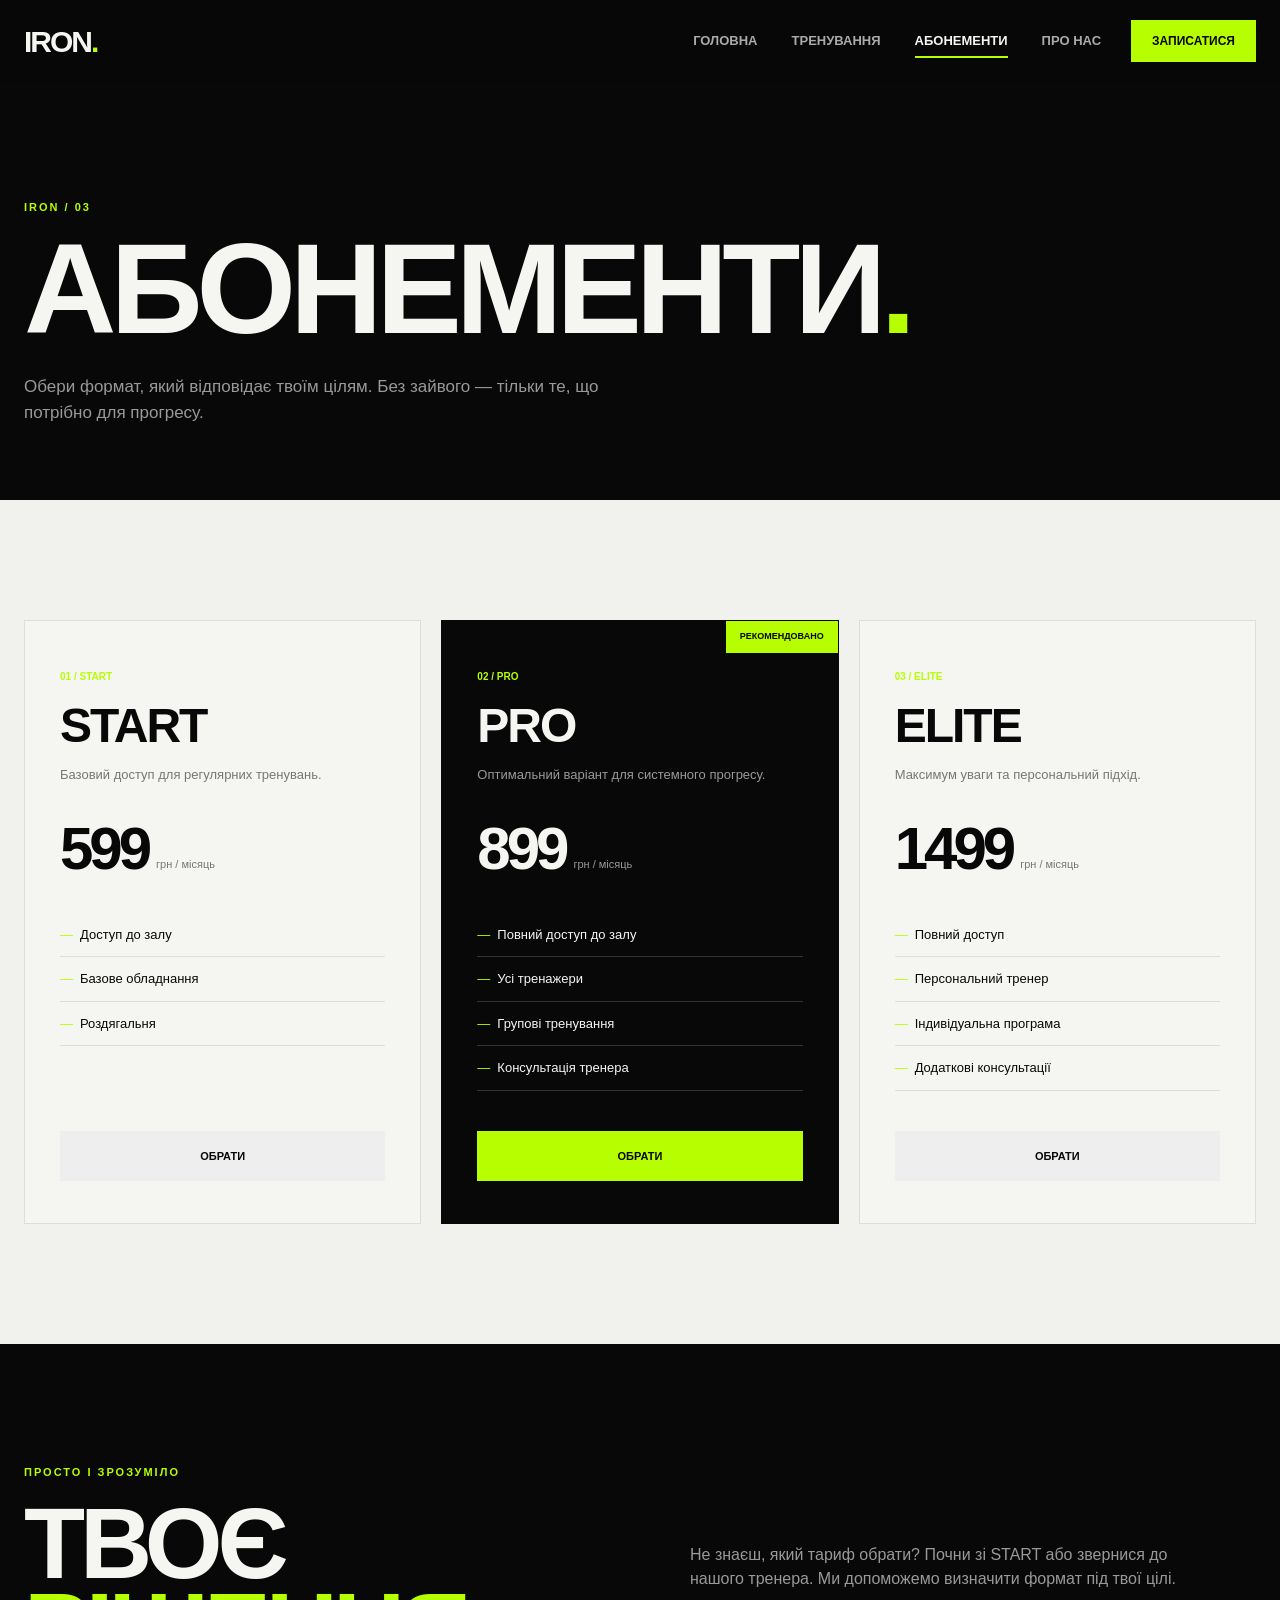
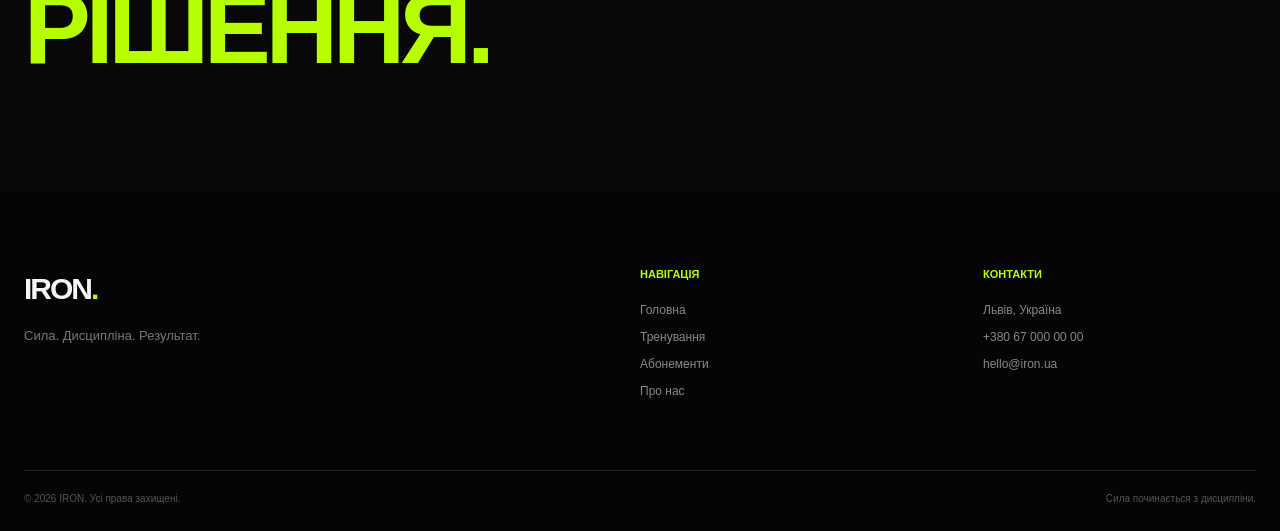
<file: membership.html>
<!DOCTYPE html>
<html lang="uk">
<head>
    <meta charset="UTF-8">
    <meta name="viewport" content="width=device-width, initial-scale=1.0">

    <meta name="description" content="Абонементи спортивного клубу IRON.">
    <title>IRON — Абонементи</title>

    <link rel="stylesheet" href="css/style.css">
</head>

<body>

<header class="header">
    <div class="container nav-wrapper">

        <a href="index.html" class="logo">IRON<span>.</span></a>

        <nav class="nav" id="mainNav">
            <a href="index.html" class="nav-link">Головна</a>
            <a href="workouts.html" class="nav-link">Тренування</a>
            <a href="membership.html" class="nav-link active">Абонементи</a>
            <a href="about.html" class="nav-link">Про нас</a>
        </nav>

        <a href="membership.html" class="header-button">
            Записатися
        </a>

        <button class="menu-toggle" id="menuToggle" aria-label="Відкрити меню">
            <span></span>
            <span></span>
            <span></span>
        </button>

    </div>
</header>


<main>

    <section class="page-hero">

        <div class="container">

            <p class="eyebrow reveal">IRON / 03</p>

            <h1 class="page-title reveal">
                АБОНЕМЕНТИ<span>.</span>
            </h1>

            <p class="page-description reveal">
                Обери формат, який відповідає твоїм цілям.
                Без зайвого — тільки те, що потрібно для прогресу.
            </p>

        </div>

    </section>


    <section class="section membership-section">

        <div class="container">

            <div class="pricing-grid">

                <!-- START -->
                <article class="price-card reveal">

                    <div class="price-header">
                        <span>01 / START</span>

                        <h2>START</h2>

                        <p>
                            Базовий доступ для регулярних тренувань.
                        </p>
                    </div>

                    <div class="price">
                        <strong>599</strong>
                        <span>грн / місяць</span>
                    </div>

                    <ul class="price-list">
                        <li>Доступ до залу</li>
                        <li>Базове обладнання</li>
                        <li>Роздягальня</li>
                    </ul>

                    <button
                        class="price-button choose-plan"
                        data-plan="START"
                    >
                        Обрати
                    </button>

                </article>


                <!-- PRO -->
                <article class="price-card featured reveal">

                    <div class="recommended">
                        РЕКОМЕНДОВАНО
                    </div>

                    <div class="price-header">
                        <span>02 / PRO</span>

                        <h2>PRO</h2>

                        <p>
                            Оптимальний варіант для системного прогресу.
                        </p>
                    </div>

                    <div class="price">
                        <strong>899</strong>
                        <span>грн / місяць</span>
                    </div>

                    <ul class="price-list">
                        <li>Повний доступ до залу</li>
                        <li>Усі тренажери</li>
                        <li>Групові тренування</li>
                        <li>Консультація тренера</li>
                    </ul>

                    <button
                        class="price-button choose-plan"
                        data-plan="PRO"
                    >
                        Обрати
                    </button>

                </article>


                <!-- ELITE -->
                <article class="price-card reveal">

                    <div class="price-header">
                        <span>03 / ELITE</span>

                        <h2>ELITE</h2>

                        <p>
                            Максимум уваги та персональний підхід.
                        </p>
                    </div>

                    <div class="price">
                        <strong>1499</strong>
                        <span>грн / місяць</span>
                    </div>

                    <ul class="price-list">
                        <li>Повний доступ</li>
                        <li>Персональний тренер</li>
                        <li>Індивідуальна програма</li>
                        <li>Додаткові консультації</li>
                    </ul>

                    <button
                        class="price-button choose-plan"
                        data-plan="ELITE"
                    >
                        Обрати
                    </button>

                </article>

            </div>

        </div>

    </section>


    <section class="dark-section membership-note">

        <div class="container membership-note-grid">

            <div>
                <p class="eyebrow">ПРОСТО І ЗРОЗУМІЛО</p>

                <h2>
                    ТВОЄ<br>
                    <span>РІШЕННЯ.</span>
                </h2>
            </div>

            <p>
                Не знаєш, який тариф обрати?
                Почни зі START або звернися до нашого тренера.
                Ми допоможемо визначити формат під твої цілі.
            </p>

        </div>

    </section>

</main>


<!-- PLAN MODAL -->
<div class="modal" id="planModal">

    <div class="modal-overlay"></div>

    <div class="modal-content form-modal">

        <button class="modal-close" aria-label="Закрити">
            ×
        </button>

        <span class="modal-label">
            ЗАПИС / IRON
        </span>

        <h2>
            ПОЧНИ ЗАРАЗ
        </h2>

        <form id="membershipForm" novalidate>

            <div class="form-group">
                <label for="name">Ім'я</label>

                <input
                    type="text"
                    id="name"
                    name="name"
                    placeholder="Ваше ім'я"
                >

                <small class="error-message" id="nameError"></small>
            </div>


            <div class="form-group">
                <label for="phone">Телефон</label>

                <input
                    type="tel"
                    id="phone"
                    name="phone"
                    placeholder="+380..."
                >

                <small class="error-message" id="phoneError"></small>
            </div>


            <div class="form-group">
                <label for="plan">Обраний тариф</label>

                <select id="plan" name="plan">

                    <option value="">
                        Оберіть тариф
                    </option>

                    <option value="START">
                        START — 599 грн
                    </option>

                    <option value="PRO">
                        PRO — 899 грн
                    </option>

                    <option value="ELITE">
                        ELITE — 1499 грн
                    </option>

                </select>

                <small class="error-message" id="planError"></small>
            </div>


            <button type="submit" class="btn btn-primary form-submit">
                Відправити заявку
            </button>

            <p id="formSuccess" class="form-success">
                Дякуємо! Заявку прийнято.
            </p>

        </form>

    </div>

</div>


<footer class="footer">

    <div class="container footer-grid">

        <div>
            <a href="index.html" class="logo">IRON<span>.</span></a>

            <p class="footer-description">
                Сила. Дисципліна. Результат.
            </p>
        </div>

        <div class="footer-column">
            <h4>Навігація</h4>
            <a href="index.html">Головна</a>
            <a href="workouts.html">Тренування</a>
            <a href="membership.html">Абонементи</a>
            <a href="about.html">Про нас</a>
        </div>

        <div class="footer-column">
            <h4>Контакти</h4>
            <p>Львів, Україна</p>
            <p>+380 67 000 00 00</p>
            <p>hello@iron.ua</p>
        </div>

    </div>

    <div class="container footer-bottom">
        <span>© 2026 IRON. Усі права захищені.</span>
        <span>Сила починається з дисципліни.</span>
    </div>

</footer>


<button id="backToTop" class="back-to-top" aria-label="Вгору">
    ↑
</button>

<script src="js/script.js"></script>

</body>
</html>
</file>
<file: css/style.css>
/* =========================================
   IRON — GLOBAL STYLES
========================================= */
:root {
    --black: #080808;
    --dark: #101010;
    --dark-2: #171717;
    --gray: #8d8d8d;
    --light-gray: #d8d8d8;
    --white: #f5f5f2;
    --lime: #b7ff00;

    --container: 1240px;
    --header-height: 82px;

    --transition: 0.35s ease;
}


/* =========================================
   RESET
========================================= */

* {
    margin: 0;
    padding: 0;
    box-sizing: border-box;
}

html {
    scroll-behavior: smooth;
}

body {
    background: var(--white);
    color: var(--black);
    font-family:
        Arial,
        Helvetica,
        sans-serif;
    line-height: 1.5;
    overflow-x: hidden;
}

body.modal-open {
    overflow: hidden;
}

img {
    width: 100%;
    display: block;
}

button,
input,
select {
    font: inherit;
}

button {
    border: none;
    cursor: pointer;
}

a {
    color: inherit;
    text-decoration: none;
}


/* =========================================
   CONTAINER
========================================= */

.container {
    width: min(
        calc(100% - 48px),
        var(--container)
    );

    margin: 0 auto;
}


/* =========================================
   HEADER
========================================= */

.header {
    position: fixed;
    top: 0;
    left: 0;

    width: 100%;
    height: var(--header-height);

    z-index: 1000;

    background: rgba(8, 8, 8, 0.92);
    backdrop-filter: blur(15px);

    color: var(--white);
}

.nav-wrapper {
    height: 100%;

    display: flex;
    align-items: center;
    justify-content: space-between;

    gap: 30px;
}

.logo {
    font-size: 30px;
    font-weight: 900;
    letter-spacing: -2px;
}

.logo span {
    color: var(--lime);
}

.nav {
    display: flex;
    align-items: center;
    gap: 34px;

    margin-left: auto;
}

.nav-link {
    position: relative;

    font-size: 13px;
    font-weight: 700;

    text-transform: uppercase;

    color: #aaa;

    transition: var(--transition);
}

.nav-link::after {
    content: "";

    position: absolute;
    left: 0;
    bottom: -7px;

    width: 0;
    height: 2px;

    background: var(--lime);

    transition: var(--transition);
}

.nav-link:hover,
.nav-link.active {
    color: var(--white);
}

.nav-link:hover::after,
.nav-link.active::after {
    width: 100%;
}

.header-button {
    display: inline-flex;
    align-items: center;
    justify-content: center;

    padding: 12px 21px;

    background: var(--lime);
    color: var(--black);

    font-size: 12px;
    font-weight: 900;

    text-transform: uppercase;

    transition: var(--transition);
}

.header-button:hover {
    background: var(--white);
    transform: translateY(-2px);
}

.menu-toggle {
    display: none;

    width: 42px;
    height: 42px;

    background: transparent;

    flex-direction: column;
    align-items: flex-end;
    justify-content: center;
    gap: 5px;
}

.menu-toggle span {
    width: 26px;
    height: 2px;

    background: var(--white);

    transition: var(--transition);
}

.menu-toggle span:nth-child(2) {
    width: 18px;
}


/* =========================================
   BUTTONS
========================================= */

.btn {
    display: inline-flex;

    align-items: center;
    justify-content: center;

    min-height: 54px;

    padding: 0 30px;

    font-size: 12px;
    font-weight: 900;

    text-transform: uppercase;

    letter-spacing: 0.5px;

    transition: var(--transition);
}

.btn-primary {
    background: var(--lime);
    color: var(--black);
}

.btn-primary:hover {
    background: var(--white);
    transform: translateY(-3px);
}

.btn-outline {
    border: 1px solid rgba(255,255,255,0.5);
    color: var(--white);
}

.btn-outline:hover {
    border-color: var(--lime);
    color: var(--lime);
}


/* =========================================
   HERO
========================================= */

.hero {
    position: relative;

    min-height: 100vh;

    display: flex;
    align-items: center;

    color: var(--white);

    background-image:
        url("https://images.unsplash.com/photo-1534438327276-14e5300c3a48?auto=format&fit=crop&w=2000&q=85");

    background-size: cover;
    background-position: center;
}

.hero-overlay {
    position: absolute;
    inset: 0;

    background:
        linear-gradient(
            90deg,
            rgba(0,0,0,0.88) 0%,
            rgba(0,0,0,0.55) 50%,
            rgba(0,0,0,0.35) 100%
        );
}

.hero-content {
    position: relative;
    z-index: 2;

    padding-top: 80px;
}

.hero-label,
.eyebrow {
    color: var(--lime);

    font-size: 11px;
    font-weight: 900;

    letter-spacing: 2px;
    text-transform: uppercase;
}

.hero-title {
    margin-top: 18px;

    max-width: 900px;

    font-size: clamp(64px, 11vw, 150px);

    line-height: 0.82;
    letter-spacing: -7px;

    font-weight: 900;
}

.hero-title span {
    color: var(--lime);
}

.hero-subtitle {
    margin-top: 35px;

    max-width: 480px;

    color: #d2d2d2;

    font-size: 18px;
}

.hero-buttons {
    display: flex;
    gap: 12px;

    margin-top: 34px;
}

.hero-scroll {
    position: absolute;

    right: 45px;
    bottom: 35px;

    z-index: 2;

    display: flex;
    align-items: center;
    gap: 12px;

    color: #aaa;

    font-size: 10px;
    letter-spacing: 2px;
}

.hero-scroll div {
    width: 50px;
    height: 1px;

    background: var(--lime);
}


/* =========================================
   SECTIONS
========================================= */

.section {
    padding: 120px 0;
}

.dark-section {
    background: var(--black);
    color: var(--white);

    padding: 120px 0;
}

.section-heading {
    display: grid;
    grid-template-columns: 80px 1fr;

    gap: 25px;

    margin-bottom: 70px;
}

.section-heading.light {
    color: var(--white);
}

.section-number {
    color: var(--lime);

    font-size: 14px;
    font-weight: 900;
}

.section-heading h2 {
    margin-top: 12px;

    font-size: clamp(48px, 7vw, 90px);

    line-height: 0.9;

    letter-spacing: -4px;

    font-weight: 900;
}

.section-heading h2 span {
    color: var(--gray);
}


/* =========================================
   INTRO
========================================= */

.intro-grid {
    display: grid;
    grid-template-columns: 1fr 1fr;

    gap: 100px;
}

.intro-text {
    max-width: 570px;
}

.large-text {
    margin-bottom: 25px;

    font-size: 28px;
    line-height: 1.25;

    font-weight: 700;
}

.intro-text > p:not(.large-text) {
    color: #555;
}

.text-link {
    display: inline-block;

    margin-top: 35px;

    font-size: 12px;
    font-weight: 900;

    text-transform: uppercase;

    border-bottom: 2px solid var(--lime);

    padding-bottom: 5px;
}

.features {
    display: grid;
    grid-template-columns: 1fr;
    gap: 15px;
}

.feature-card {
    display: grid;
    grid-template-columns: 60px 1fr 1fr;

    gap: 20px;

    padding: 28px;

    border: 1px solid #ddd;

    transition: var(--transition);
}

.feature-card:hover {
    border-color: var(--black);
    transform: translateX(8px);
}

.feature-card > span {
    color: var(--lime);

    font-size: 12px;
    font-weight: 900;
}

.feature-card h3 {
    font-size: 22px;

    line-height: 1;

    text-transform: uppercase;
}

.feature-card p {
    color: #777;

    font-size: 13px;
}


/* =========================================
   WORKOUT CARDS
========================================= */

.workout-grid {
    display: grid;

    grid-template-columns:
        repeat(3, 1fr);

    gap: 24px;
}

.workout-card {
    background: var(--dark-2);

    overflow: hidden;

    transition: var(--transition);
}

.workout-card:hover {
    transform: translateY(-8px);
}

.workout-card-offset {
    margin-top: 80px;
}

.workout-image {
    height: 390px;

    overflow: hidden;
}

.workout-image img {
    height: 100%;

    object-fit: cover;

    transition: transform 0.7s ease;
}

.workout-card:hover img {
    transform: scale(1.06);
}

.workout-content {
    padding: 28px;
}

.workout-content > span {
    color: var(--lime);

    font-size: 10px;
    font-weight: 900;

    letter-spacing: 1px;
}

.workout-content h3 {
    margin: 10px 0 15px;

    font-size: 32px;
    line-height: 1;

    text-transform: uppercase;
}

.workout-content p {
    color: #999;

    font-size: 14px;
}

.card-link {
    display: inline-block;

    margin-top: 25px;

    color: var(--white);

    font-size: 11px;
    font-weight: 900;

    text-transform: uppercase;

    transition: var(--transition);
}

.card-link:hover {
    color: var(--lime);
}


/* =========================================
   CTA
========================================= */

.cta-section {
    min-height: 600px;

    display: flex;
    align-items: center;

    color: var(--white);

    background:
        linear-gradient(
            rgba(0,0,0,0.75),
            rgba(0,0,0,0.75)
        ),
        url("https://images.unsplash.com/photo-1583454110551-21f2fa2afe61?auto=format&fit=crop&w=2000&q=85");

    background-size: cover;
    background-position: center;
}

.cta-content {
    text-align: center;
}

.cta-content h2 {
    margin: 20px 0 35px;

    font-size: clamp(60px, 10vw, 130px);

    line-height: 0.82;

    letter-spacing: -6px;
}

.cta-content h2 span {
    color: var(--lime);
}


/* =========================================
   PAGE HERO
========================================= */

.page-hero {
    min-height: 500px;

    display: flex;
    align-items: flex-end;

    padding: 150px 0 75px;

    background: var(--black);

    color: var(--white);
}

.page-title {
    margin-top: 20px;

    font-size: clamp(60px, 10vw, 130px);

    line-height: 0.85;

    letter-spacing: -6px;

    font-weight: 900;
}

.page-title span {
    color: var(--lime);
}

.page-description {
    max-width: 580px;

    margin-top: 30px;

    color: #999;

    font-size: 17px;
}


/* =========================================
   WORKOUT CATALOG
========================================= */

.workout-controls {
    display: flex;

    align-items: center;
    justify-content: space-between;

    gap: 30px;

    margin-bottom: 60px;
}

.filter-buttons {
    display: flex;
    flex-wrap: wrap;

    gap: 8px;
}

.filter-btn {
    padding: 12px 18px;

    background: #eee;

    color: #555;

    font-size: 11px;
    font-weight: 900;

    text-transform: uppercase;

    transition: var(--transition);
}

.filter-btn:hover,
.filter-btn.active {
    background: var(--black);
    color: var(--lime);
}

.search-box {
    position: relative;

    min-width: 280px;
}

.search-box input {
    width: 100%;

    padding: 15px 40px 15px 18px;

    border: 1px solid #ddd;

    background: transparent;

    outline: none;

    font-size: 13px;
}

.search-box input:focus {
    border-color: var(--black);
}

.search-box span {
    position: absolute;

    right: 16px;
    top: 50%;

    transform: translateY(-50%);

    font-size: 20px;
}

.workouts-catalog {
    display: grid;

    grid-template-columns:
        repeat(2, 1fr);

    gap: 30px;
}

.training-card {
    display: grid;

    grid-template-columns: 45% 55%;

    border: 1px solid #ddd;

    background: white;

    overflow: hidden;

    transition: var(--transition);
}

.training-card:hover {
    border-color: var(--black);
    transform: translateY(-5px);
}

.training-card.hidden {
    display: none;
}

.training-image {
    position: relative;

    min-height: 350px;

    overflow: hidden;
}

.training-image img {
    width: 100%;
    height: 100%;

    object-fit: cover;

    transition: transform 0.6s ease;
}

.training-card:hover .training-image img {
    transform: scale(1.05);
}

.training-number {
    position: absolute;

    top: 15px;
    left: 15px;

    width: 40px;
    height: 40px;

    display: grid;
    place-items: center;

    background: var(--lime);

    color: var(--black);

    font-size: 11px;
    font-weight: 900;
}

.training-info {
    padding: 30px;

    display: flex;
    flex-direction: column;
    align-items: flex-start;
}

.training-category {
    color: #777;

    font-size: 10px;
    font-weight: 900;

    letter-spacing: 1px;
}

.training-info h3 {
    margin-top: 10px;

    font-size: 28px;

    line-height: 1;
    text-transform: uppercase;
}

.training-meta {
    display: flex;

    gap: 10px;

    margin: 20px 0;
}

.training-meta span {
    padding: 5px 8px;

    background: #eee;

    font-size: 10px;
    font-weight: 700;
}

.training-info p {
    color: #777;

    font-size: 13px;
}

.details-btn {
    margin-top: auto;

    padding: 13px 18px;

    background: var(--black);
    color: var(--white);

    font-size: 10px;
    font-weight: 900;

    text-transform: uppercase;

    transition: var(--transition);
}

.details-btn:hover {
    background: var(--lime);
    color: var(--black);
}

.no-results {
    display: none;

    padding: 70px 0;

    text-align: center;

    color: #777;
}


/* =========================================
   PRICING
========================================= */

.membership-section {
    background: #f1f1ed;
}

.pricing-grid {
    display: grid;

    grid-template-columns:
        repeat(3, 1fr);

    gap: 20px;

    align-items: stretch;
}

.price-card {
    position: relative;

    padding: 42px 35px;

    background: var(--white);

    border: 1px solid #ddd;

    display: flex;
    flex-direction: column;

    transition: var(--transition);
}

.price-card:hover {
    transform: translateY(-8px);
}

.price-card.featured {
    background: var(--black);
    color: var(--white);

    border-color: var(--black);

    transform: translateY(-18px);
}

.price-card.featured:hover {
    transform: translateY(-25px);
}

.recommended {
    position: absolute;

    top: 0;
    right: 0;

    padding: 9px 14px;

    background: var(--lime);
    color: var(--black);

    font-size: 9px;
    font-weight: 900;
}

.price-header > span {
    color: var(--lime);

    font-size: 10px;
    font-weight: 900;
}

.price-header h2 {
    margin-top: 15px;

    font-size: 48px;

    line-height: 1;

    letter-spacing: -2px;
}

.price-header p {
    margin-top: 15px;

    color: #777;

    font-size: 13px;
}

.featured .price-header p {
    color: #999;
}

.price {
    display: flex;
    align-items: flex-end;

    gap: 8px;

    margin: 40px 0;
}

.price strong {
    font-size: 60px;

    line-height: 0.8;

    letter-spacing: -4px;
}

.price span {
    color: #777;

    font-size: 11px;
}

.featured .price span {
    color: #999;
}

.price-list {
    list-style: none;

    margin-bottom: 40px;
}

.price-list li {
    position: relative;

    padding: 12px 0 12px 20px;

    border-bottom: 1px solid #ddd;

    font-size: 13px;
}

.featured .price-list li {
    border-color: #333;
}

.price-list li::before {
    content: "—";

    position: absolute;
    left: 0;

    color: var(--lime);
}

.price-button {
    width: 100%;

    margin-top: auto;

    padding: 17px;

    background: #eee;

    color: var(--black);

    font-size: 11px;
    font-weight: 900;

    text-transform: uppercase;

    transition: var(--transition);
}

.price-button:hover {
    background: var(--lime);
}

.featured .price-button {
    background: var(--lime);
}


/* =========================================
   MEMBERSHIP NOTE
========================================= */

.membership-note-grid {
    display: grid;

    grid-template-columns: 1fr 1fr;

    gap: 100px;

    align-items: center;
}

.membership-note h2 {
    margin-top: 20px;

    font-size: clamp(55px, 8vw, 100px);

    line-height: 0.85;

    letter-spacing: -5px;
}

.membership-note h2 span {
    color: var(--lime);
}

.membership-note p:last-child {
    color: #999;

    max-width: 500px;
}


/* =========================================
   ABOUT
========================================= */

.about-grid {
    display: grid;

    grid-template-columns: 1fr 1fr;

    gap: 100px;

    align-items: center;
}

.about-image {
    position: relative;
}

.about-image img {
    height: 650px;

    object-fit: cover;
}

.about-image span {
    position: absolute;

    right: -20px;
    bottom: 30px;

    padding: 12px 18px;

    background: var(--lime);

    font-size: 11px;
    font-weight: 900;
}

.about-text h2 {
    margin: 20px 0 30px;

    font-size: clamp(45px, 6vw, 80px);

    line-height: 0.88;

    letter-spacing: -4px;
}

.about-text h2 span {
    color: #999;
}

.about-text p:not(.eyebrow) {
    margin-top: 18px;

    color: #666;

    font-size: 15px;
}

.philosophy {
    min-height: 600px;

    display: flex;
    align-items: center;

    background:
        linear-gradient(
            rgba(0,0,0,0.72),
            rgba(0,0,0,0.72)
        ),
        url("https://images.unsplash.com/photo-1583454110551-21f2fa2afe61?auto=format&fit=crop&w=2000&q=85");

    background-size: cover;
    background-position: center;

    color: var(--white);
}

.philosophy-content h2 {
    margin-top: 25px;

    font-size: clamp(50px, 8vw, 110px);

    line-height: 0.85;

    letter-spacing: -5px;
}

.philosophy-content h2 span {
    color: var(--lime);
}


/* =========================================
   STATS
========================================= */

.stats-grid {
    display: grid;

    grid-template-columns:
        repeat(4, 1fr);

    border-top: 1px solid #ddd;
    border-left: 1px solid #ddd;
}

.stat-card {
    min-height: 260px;

    padding: 30px;

    display: flex;
    flex-direction: column;
    justify-content: flex-end;

    border-right: 1px solid #ddd;
    border-bottom: 1px solid #ddd;
}

.stat-number {
    color: var(--black);

    font-size: clamp(55px, 7vw, 95px);

    font-weight: 900;

    line-height: 0.8;

    letter-spacing: -5px;
}

.stat-card p {
    margin-top: 25px;

    color: #777;

    font-size: 12px;
    font-weight: 700;

    text-transform: uppercase;
}


/* =========================================
   MODALS
========================================= */

.modal {
    position: fixed;

    inset: 0;

    z-index: 2000;

    display: none;

    align-items: center;
    justify-content: center;

    padding: 20px;
}

.modal.active {
    display: flex;
}

.modal-overlay {
    position: absolute;

    inset: 0;

    background: rgba(0,0,0,0.8);

    backdrop-filter: blur(8px);
}

.modal-content {
    position: relative;
    z-index: 2;

    width: min(100%, 580px);

    padding: 45px;

    background: var(--white);

    color: var(--black);

    animation: modalIn 0.3s ease;
}

@keyframes modalIn {
    from {
        opacity: 0;
        transform: translateY(20px);
    }

    to {
        opacity: 1;
        transform: translateY(0);
    }
}

.modal-close {
    position: absolute;

    top: 15px;
    right: 18px;

    width: 38px;
    height: 38px;

    background: transparent;

    font-size: 30px;
}

.modal-label {
    color: #777;

    font-size: 10px;
    font-weight: 900;

    letter-spacing: 1px;
}

.modal-content h2 {
    margin: 15px 0 20px;

    font-size: 42px;

    line-height: 1;
    text-transform: uppercase;
}

.modal-content > p {
    margin-bottom: 25px;

    color: #666;
}

.modal-details {
    display: flex;

    gap: 10px;

    margin-bottom: 20px;
}

.modal-details span {
    padding: 7px 10px;

    background: #eee;

    font-size: 10px;
    font-weight: 700;
}


/* =========================================
   FORMS
========================================= */

.form-group {
    margin-bottom: 20px;
}

.form-group label {
    display: block;

    margin-bottom: 7px;

    font-size: 11px;
    font-weight: 900;

    text-transform: uppercase;
}

.form-group input,
.form-group select {
    width: 100%;

    padding: 15px;

    border: 1px solid #ccc;

    background: white;

    outline: none;
}

.form-group input:focus,
.form-group select:focus {
    border-color: var(--black);
}

.form-group.error input,
.form-group.error select {
    border-color: #e33;
}

.error-message {
    display: block;

    min-height: 18px;

    margin-top: 5px;

    color: #d33;

    font-size: 11px;
}

.form-submit {
    width: 100%;
}

.form-success {
    display: none;

    margin-top: 15px;

    color: #489000 !important;

    font-size: 13px;

    font-weight: 700;
}

.form-success.show {
    display: block;
}


/* =========================================
   FOOTER
========================================= */

.footer {
    padding: 75px 0 25px;

    background: #050505;

    color: var(--white);
}

.footer-grid {
    display: grid;

    grid-template-columns: 2fr 1fr 1fr;

    gap: 70px;
}

.footer-description {
    margin-top: 15px;

    color: #777;

    font-size: 13px;
}

.footer-column {
    display: flex;
    flex-direction: column;

    gap: 9px;
}

.footer-column h4 {
    margin-bottom: 10px;

    color: var(--lime);

    font-size: 11px;

    text-transform: uppercase;
}

.footer-column a,
.footer-column p {
    color: #888;

    font-size: 12px;
}

.footer-column a:hover {
    color: var(--white);
}

.footer-bottom {
    display: flex;

    justify-content: space-between;

    margin-top: 70px;
    padding-top: 20px;

    border-top: 1px solid #222;

    color: #555;

    font-size: 10px;
}


/* =========================================
   BACK TO TOP
========================================= */

.back-to-top {
    position: fixed;

    right: 25px;
    bottom: 25px;

    z-index: 900;

    width: 48px;
    height: 48px;

    display: grid;
    place-items: center;

    background: var(--lime);
    color: var(--black);

    font-size: 22px;

    opacity: 0;
    visibility: hidden;

    transform: translateY(15px);

    transition: var(--transition);
}

.back-to-top.show {
    opacity: 1;
    visibility: visible;

    transform: translateY(0);
}

.back-to-top:hover {
    background: var(--black);
    color: var(--lime);
}


/* =========================================
   SCROLL REVEAL
========================================= */

.reveal {
    opacity: 0;

    transform: translateY(30px);

    transition:
        opacity 0.7s ease,
        transform 0.7s ease;
}

.reveal.visible {
    opacity: 1;

    transform: translateY(0);
}


/* =========================================
   RESPONSIVE
========================================= */

@media (max-width: 1000px) {

    .nav {
        gap: 18px;
    }

    .intro-grid,
    .about-grid {
        gap: 50px;
    }

    .workout-grid {
        grid-template-columns: 1fr 1fr;
    }

    .workout-card-offset {
        margin-top: 0;
    }

    .pricing-grid {
        grid-template-columns: 1fr;
        max-width: 600px;
        margin: 0 auto;
    }

    .price-card.featured,
    .price-card.featured:hover {
        transform: none;
    }

    .stats-grid {
        grid-template-columns: 1fr 1fr;
    }

    .training-card {
        grid-template-columns: 1fr;
    }

    .training-image {
        height: 320px;
        min-height: auto;
    }
}


@media (max-width: 760px) {

    :root {
        --header-height: 72px;
    }

    .container {
        width: min(
            calc(100% - 32px),
            var(--container)
        );
    }

    .header-button {
        display: none;
    }

    .menu-toggle {
        display: flex;
    }

    .nav {
        position: absolute;

        top: var(--header-height);
        left: 0;

        width: 100%;

        padding: 25px 20px;

        background: var(--black);

        display: flex;
        flex-direction: column;
        align-items: flex-start;

        gap: 20px;

        transform: translateY(-150%);

        transition: transform 0.4s ease;

        border-top: 1px solid #222;
    }

    .nav.open {
        transform: translateY(0);
    }

    .menu-toggle.open span:nth-child(1) {
        transform: translateY(7px) rotate(45deg);
    }

    .menu-toggle.open span:nth-child(2) {
        opacity: 0;
    }

    .menu-toggle.open span:nth-child(3) {
        transform: translateY(-7px) rotate(-45deg);
    }

    .hero-title {
        letter-spacing: -4px;
    }

    .hero-buttons {
        flex-direction: column;

        align-items: flex-start;
    }

    .hero-scroll {
        display: none;
    }

    .section {
        padding: 80px 0;
    }

    .dark-section {
        padding: 80px 0;
    }

    .section-heading {
        grid-template-columns: 40px 1fr;

        gap: 10px;

        margin-bottom: 45px;
    }

    .section-heading h2 {
        letter-spacing: -3px;
    }

    .intro-grid,
    .about-grid,
    .membership-note-grid {
        grid-template-columns: 1fr;
    }

    .features {
        margin-top: 20px;
    }

    .feature-card {
        grid-template-columns: 40px 1fr;
    }

    .feature-card p {
        grid-column: 2;
    }

    .workout-grid {
        grid-template-columns: 1fr;
    }

    .workout-image {
        height: 330px;
    }

    .workout-controls {
        flex-direction: column;
        align-items: stretch;
    }

    .search-box {
        min-width: 0;
    }

    .workouts-catalog {
        grid-template-columns: 1fr;
    }

    .stats-grid {
        grid-template-columns: 1fr 1fr;
    }

    .about-image img {
        height: 450px;
    }

    .philosophy {
        min-height: 500px;
    }

    .footer-grid {
        grid-template-columns: 1fr 1fr;
    }

    .footer-grid > div:first-child {
        grid-column: 1 / -1;
    }

    .footer-bottom {
        flex-direction: column;

        gap: 8px;
    }
}


@media (max-width: 500px) {

    .hero {
        background-position: 60% center;
    }

    .hero-title {
        font-size: 60px;
    }

    .page-title {
        font-size: 58px;
    }

    .page-hero {
        min-height: 430px;
    }

    .feature-card {
        grid-template-columns: 35px 1fr;
    }

    .stats-grid {
        grid-template-columns: 1fr;
    }

    .stat-card {
        min-height: 200px;
    }

    .footer-grid {
        grid-template-columns: 1fr;
    }

    .footer-grid > div:first-child {
        grid-column: auto;
    }

    .modal-content {
        padding: 35px 22px;
    }

    .modal-content h2 {
        font-size: 35px;
    }

    .btn {
        width: 100%;
    }
}
</file>
